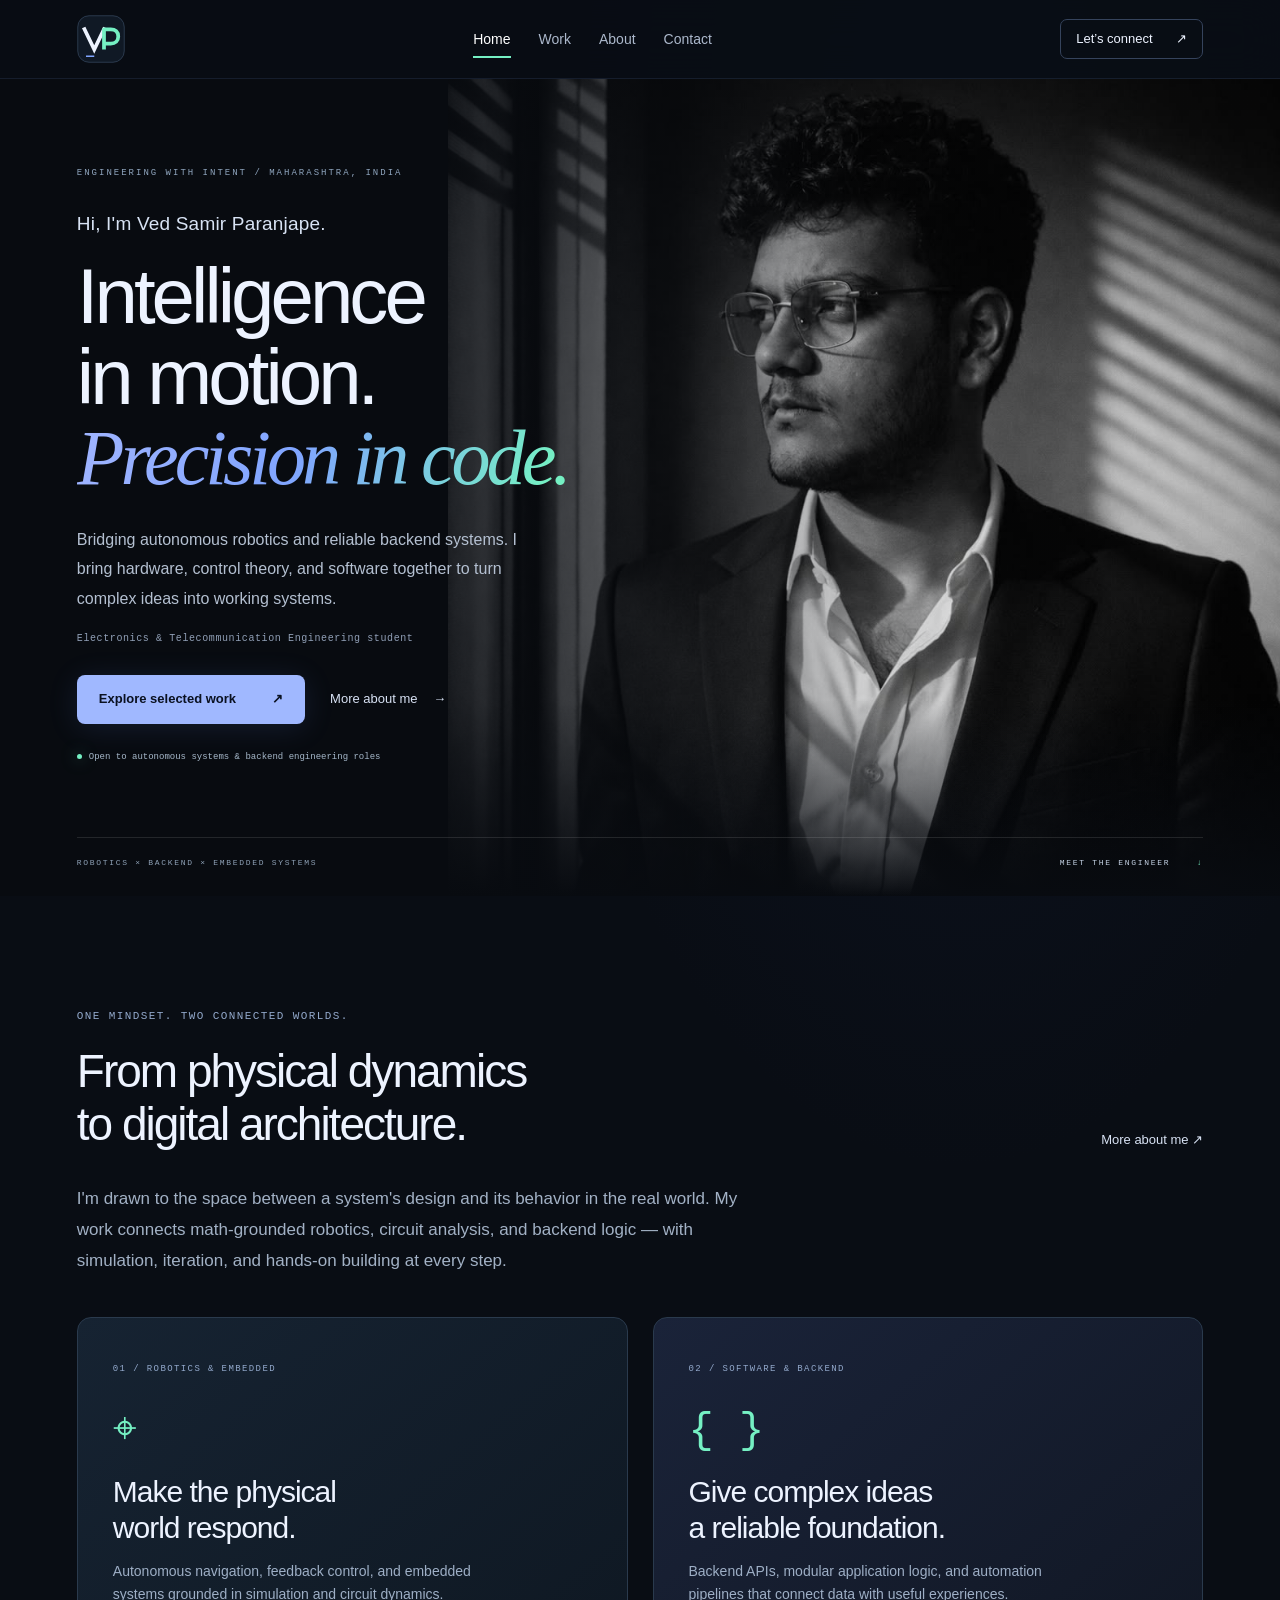
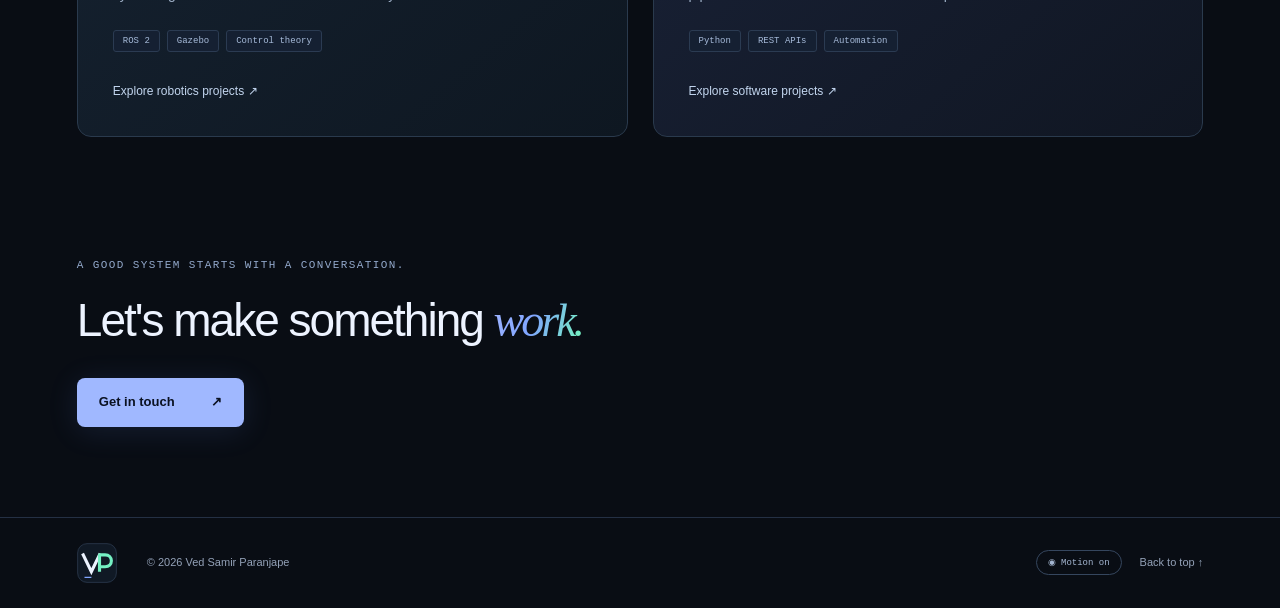
<file: index.html>
<!doctype html><html lang="en"><head>
  <meta charset="utf-8"><meta name="viewport" content="width=device-width, initial-scale=1">
  <meta name="description" content="Ved Paranjape — Electronics & Telecommunication Engineering student building backend systems, autonomous robots, and electronic circuits.">
  <meta name="theme-color" content="#090d14"><title>Robotics, backend & the engineer behind them | Ved Samir Paranjape</title>
  <link rel="icon" type="image/svg+xml" href="assets/vp-monogram.svg">
  <link rel="stylesheet" href="styles.css"><link rel="stylesheet" href="dark.css"><link rel="stylesheet" href="pages.css"><script src="script.js" defer></script>
</head><body class="page-index"><a class="skip" href="#main">Skip to content</a><header class="header"><a class="brand" href="index.html" aria-label="Ved Paranjape home"><img src="assets/vp-monogram.svg" width="48" height="48" alt="VP monogram"></a><nav aria-label="Main navigation"><a href="index.html" class="current" aria-current="page">Home</a><a href="work.html">Work</a><a href="about.html">About</a><a href="contact.html">Contact</a></nav><a class="resume-link" href="contact.html">Let’s connect <span aria-hidden="true">↗</span></a></header><main id="main"><section class="portrait-hero" aria-labelledby="hero-title">
<div class="portrait-photo" role="img" aria-label="Black and white portrait of Ved Samir Paranjape beside a window"></div><div class="portrait-shade"></div>
<div class="portrait-copy wrap"><p class="eyebrow intro-label">ENGINEERING WITH INTENT / MAHARASHTRA, INDIA</p><p class="person-name">Hi, I'm Ved Samir Paranjape.</p><h1 id="hero-title">Intelligence<br>in motion.<br><em>Precision in code.</em></h1><p class="portrait-bio">Bridging autonomous robotics and reliable backend systems. I bring hardware, control theory, and software together to turn complex ideas into working systems.</p><p class="hero-qualification">Electronics & Telecommunication Engineering student</p><div class="hero-actions"><a class="button primary" href="work.html">Explore selected work <span>↗</span></a><a class="text-link" href="about.html">More about me <span>→</span></a></div><p class="availability"><span class="status-dot"></span>Open to autonomous systems & backend engineering roles</p></div>
<div class="portrait-bottom"><span>ROBOTICS × BACKEND × EMBEDDED SYSTEMS</span><a href="#approach">MEET THE ENGINEER <span>↓</span></a></div></section>
<section class="wrap section home-approach" id="approach"><div class="section-heading"><div><p class="eyebrow">ONE MINDSET. TWO CONNECTED WORLDS.</p><h2>From physical dynamics<br>to digital architecture.</h2></div><a class="text-link" href="about.html">More about me ↗</a></div><p class="approach-intro">I'm drawn to the space between a system's design and its behavior in the real world. My work connects math-grounded robotics, circuit analysis, and backend logic — with simulation, iteration, and hands-on building at every step.</p><div class="domain-grid"><a class="domain-card" href="work.html?filter=robotics"><span class="eyebrow">01 / ROBOTICS & EMBEDDED</span><span class="domain-symbol" aria-hidden="true">⌖</span><h3>Make the physical<br>world respond.</h3><p>Autonomous navigation, feedback control, and embedded systems grounded in simulation and circuit dynamics.</p><div class="tags"><span>ROS 2</span><span>Gazebo</span><span>Control theory</span></div><span class="domain-link">Explore robotics projects ↗</span></a><a class="domain-card" href="work.html?filter=software"><span class="eyebrow">02 / SOFTWARE & BACKEND</span><span class="domain-symbol" aria-hidden="true">{ }</span><h3>Give complex ideas<br>a reliable foundation.</h3><p>Backend APIs, modular application logic, and automation pipelines that connect data with useful experiences.</p><div class="tags"><span>Python</span><span>REST APIs</span><span>Automation</span></div><span class="domain-link">Explore software projects ↗</span></a></div></section>
<section class="wrap home-invitation"><p class="eyebrow">A GOOD SYSTEM STARTS WITH A CONVERSATION.</p><h2>Let's make something <em>work.</em></h2><a class="button primary" href="contact.html">Get in touch <span>↗</span></a></section></main><footer class="wrap"><a class="brand" href="index.html" aria-label="Home"><img src="assets/vp-monogram.svg" width="48" height="48" alt="VP monogram"></a><p>© <span id="year">2026</span> Ved Samir Paranjape</p><a href="#main">Back to top ↑</a></footer></body></html>
</file>
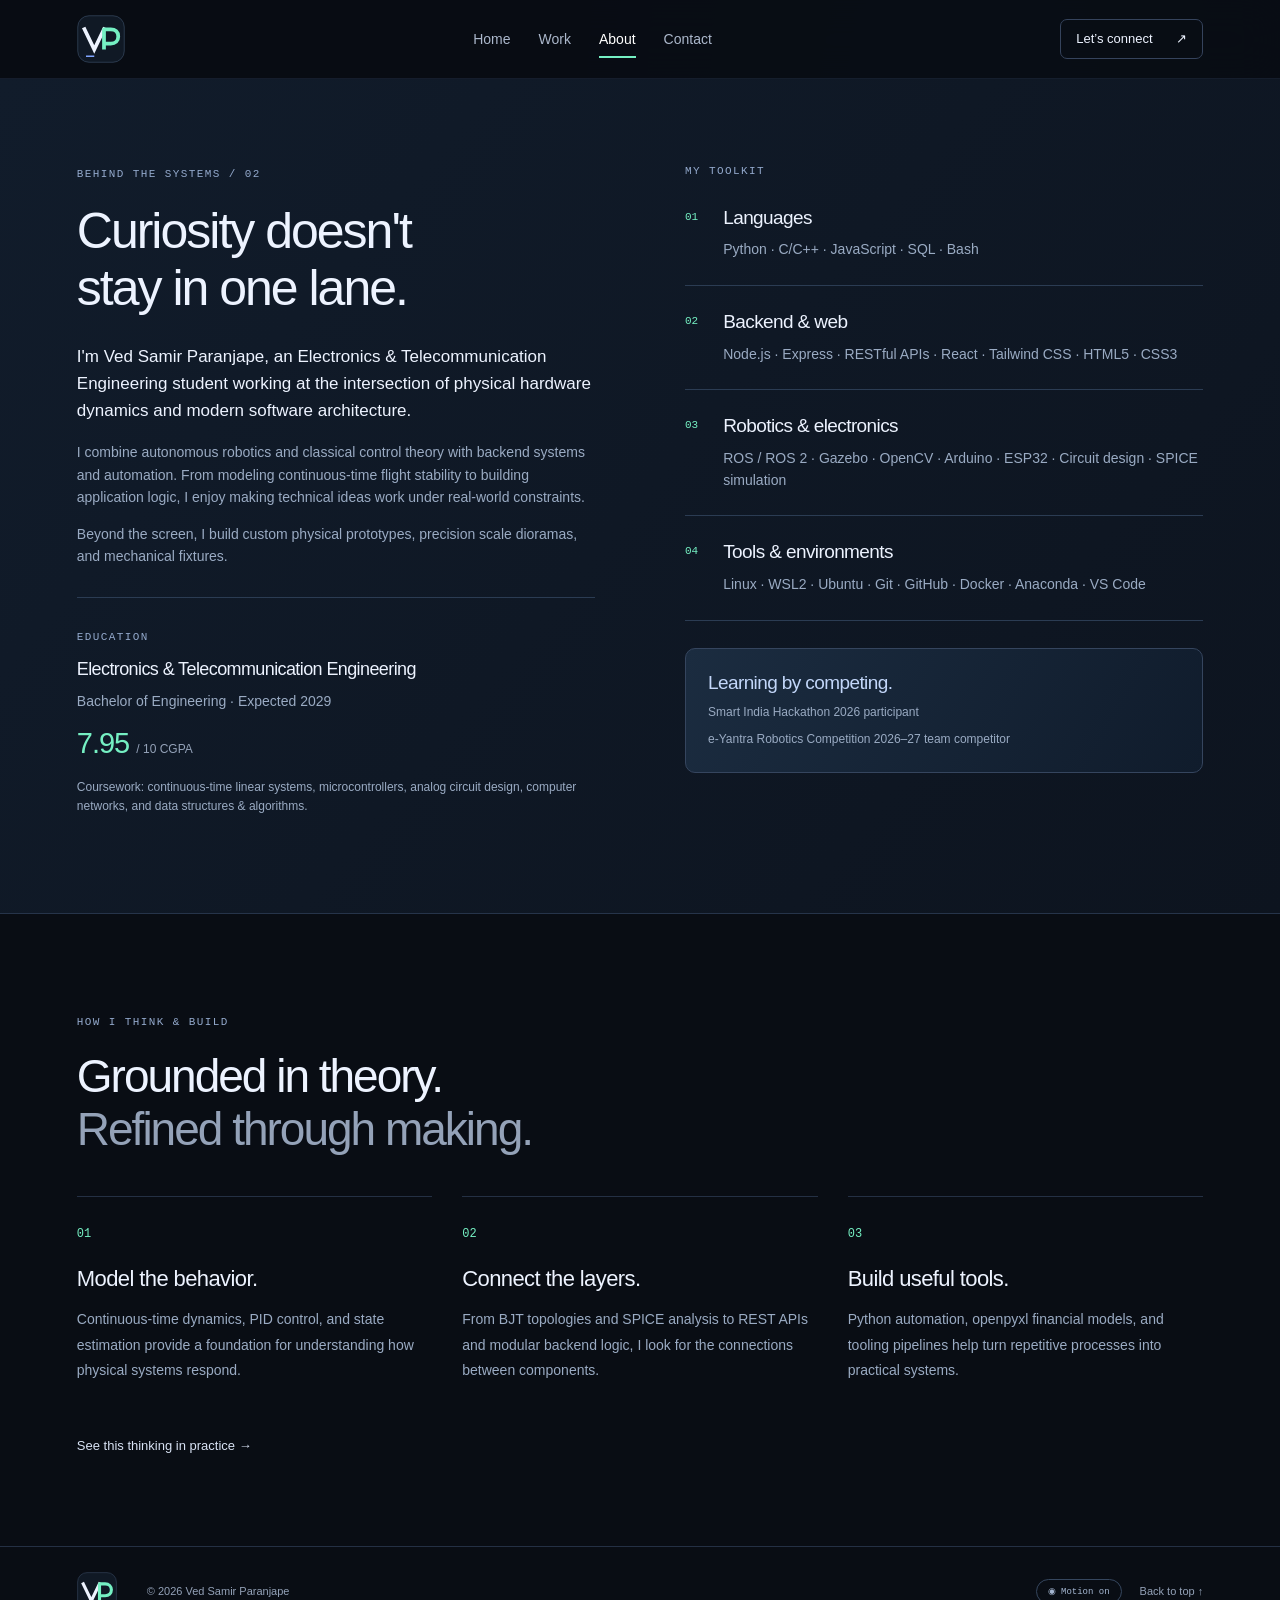
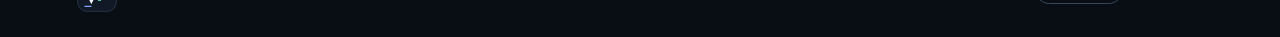
<file: about.html>
<!doctype html><html lang="en"><head>
  <meta charset="utf-8"><meta name="viewport" content="width=device-width, initial-scale=1">
  <meta name="description" content="Ved Paranjape — Electronics & Telecommunication Engineering student building backend systems, autonomous robots, and electronic circuits.">
  <meta name="theme-color" content="#090d14"><title>About me | Ved Samir Paranjape</title>
  <link rel="icon" type="image/svg+xml" href="assets/vp-monogram.svg">
  <link rel="stylesheet" href="styles.css"><link rel="stylesheet" href="dark.css"><link rel="stylesheet" href="pages.css"><script src="script.js" defer></script>
</head><body class="page-about"><a class="skip" href="#main">Skip to content</a><header class="header"><a class="brand" href="index.html" aria-label="Ved Paranjape home"><img src="assets/vp-monogram.svg" width="48" height="48" alt="VP monogram"></a><nav aria-label="Main navigation"><a href="index.html">Home</a><a href="work.html">Work</a><a href="about.html" class="current" aria-current="page">About</a><a href="contact.html">Contact</a></nav><a class="resume-link" href="contact.html">Let’s connect <span aria-hidden="true">↗</span></a></header><main id="main"><section class="about section" id="about"><div class="wrap about-grid"><div><p class="eyebrow">BEHIND THE SYSTEMS / 02</p><h2>Curiosity doesn't<br>stay in one lane.</h2><p class="about-intro">I'm Ved Samir Paranjape, an Electronics & Telecommunication Engineering student working at the intersection of physical hardware dynamics and modern software architecture.</p><p>I combine autonomous robotics and classical control theory with backend systems and automation. From modeling continuous-time flight stability to building application logic, I enjoy making technical ideas work under real-world constraints.</p><p>Beyond the screen, I build custom physical prototypes, precision scale dioramas, and mechanical fixtures.</p><div class="education"><span class="eyebrow">EDUCATION</span><h3>Electronics & Telecommunication Engineering</h3><p>Bachelor of Engineering · Expected 2029</p><strong>7.95 <span>/ 10 CGPA</span></strong><p class="coursework">Coursework: continuous-time linear systems, microcontrollers, analog circuit design, computer networks, and data structures & algorithms.</p></div></div><div class="skills"><p class="eyebrow">MY TOOLKIT</p><div><span>01</span><section><h3>Languages</h3><p>Python · C/C++ · JavaScript · SQL · Bash</p></section></div><div><span>02</span><section><h3>Backend & web</h3><p>Node.js · Express · RESTful APIs · React · Tailwind CSS · HTML5 · CSS3</p></section></div><div><span>03</span><section><h3>Robotics & electronics</h3><p>ROS / ROS 2 · Gazebo · OpenCV · Arduino · ESP32 · Circuit design · SPICE simulation</p></section></div><div><span>04</span><section><h3>Tools & environments</h3><p>Linux · WSL2 · Ubuntu · Git · GitHub · Docker · Anaconda · VS Code</p></section></div><div class="participation"><h3>Learning by competing.</h3><p>Smart India Hackathon 2026 participant</p><p>e-Yantra Robotics Competition 2026–27 team competitor</p></div></div></div></section>
<section class="wrap section engineering-focus"><p class="eyebrow">HOW I THINK & BUILD</p><h2>Grounded in theory.<br><span class="muted">Refined through making.</span></h2><div class="principle-grid"><article><span>01</span><h3>Model the behavior.</h3><p>Continuous-time dynamics, PID control, and state estimation provide a foundation for understanding how physical systems respond.</p></article><article><span>02</span><h3>Connect the layers.</h3><p>From BJT topologies and SPICE analysis to REST APIs and modular backend logic, I look for the connections between components.</p></article><article><span>03</span><h3>Build useful tools.</h3><p>Python automation, openpyxl financial models, and tooling pipelines help turn repetitive processes into practical systems.</p></article></div><a class="text-link" href="work.html">See this thinking in practice →</a></section></main><footer class="wrap"><a class="brand" href="index.html" aria-label="Home"><img src="assets/vp-monogram.svg" width="48" height="48" alt="VP monogram"></a><p>© <span id="year">2026</span> Ved Samir Paranjape</p><a href="#main">Back to top ↑</a></footer></body></html>
</file>
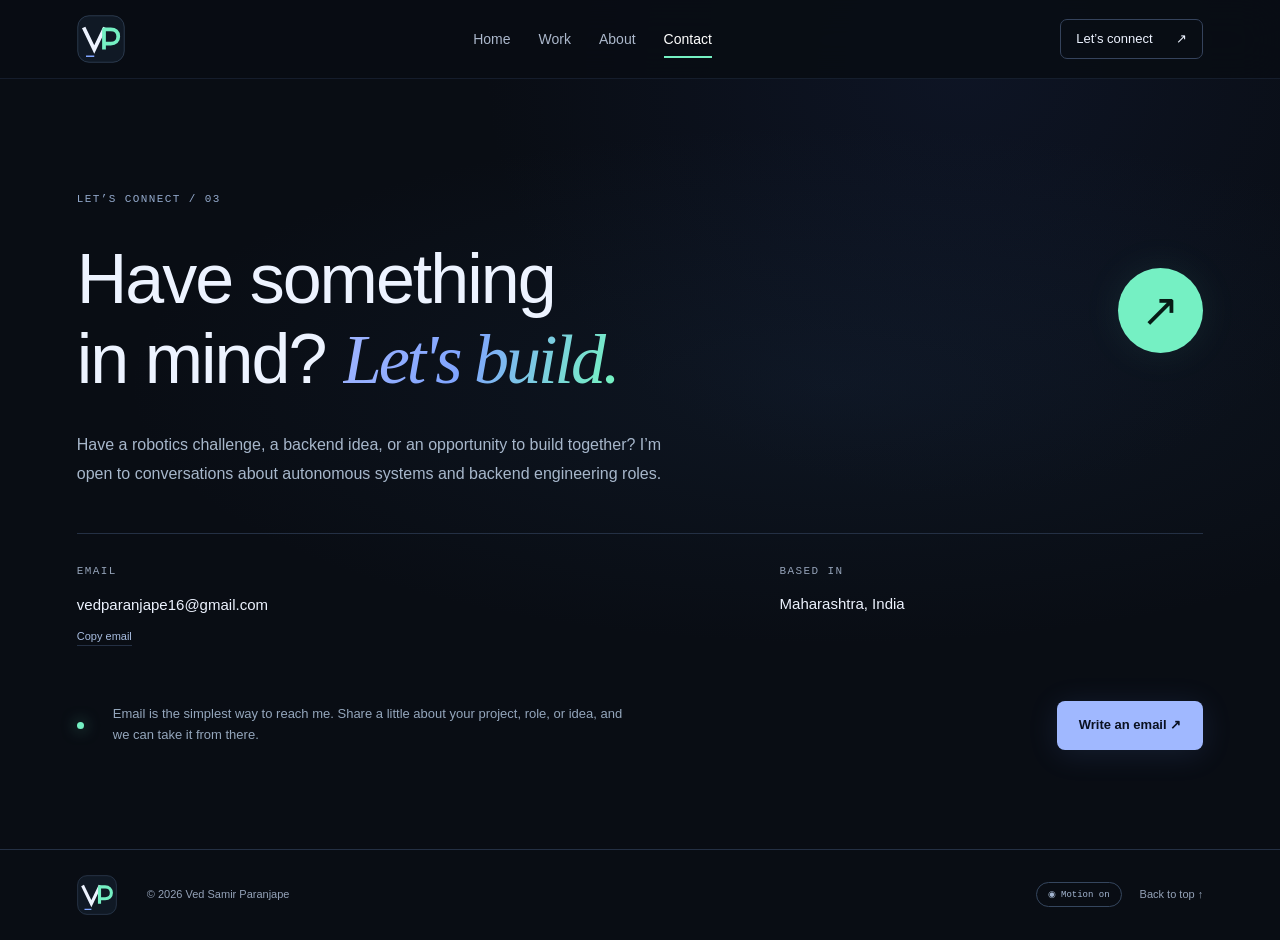
<file: contact.html>
<!doctype html><html lang="en"><head>
  <meta charset="utf-8"><meta name="viewport" content="width=device-width, initial-scale=1">
  <meta name="description" content="Ved Paranjape — Electronics & Telecommunication Engineering student building backend systems, autonomous robots, and electronic circuits.">
  <meta name="theme-color" content="#090d14"><title>Let’s connect | Ved Samir Paranjape</title>
  <link rel="icon" type="image/svg+xml" href="assets/vp-monogram.svg">
  <link rel="stylesheet" href="styles.css"><link rel="stylesheet" href="dark.css"><link rel="stylesheet" href="pages.css"><script src="script.js" defer></script>
</head><body class="page-contact"><a class="skip" href="#main">Skip to content</a><header class="header"><a class="brand" href="index.html" aria-label="Ved Paranjape home"><img src="assets/vp-monogram.svg" width="48" height="48" alt="VP monogram"></a><nav aria-label="Main navigation"><a href="index.html">Home</a><a href="work.html">Work</a><a href="about.html">About</a><a href="contact.html" class="current" aria-current="page">Contact</a></nav><a class="resume-link" href="contact.html">Let’s connect <span aria-hidden="true">↗</span></a></header><main id="main"><section class="contact wrap section" id="contact"><p class="eyebrow">LET’S CONNECT / 03</p><div class="contact-heading"><h2>Have something<br>in mind? <em>Let's build.</em></h2><a class="contact-arrow" href="mailto:vedparanjape16@gmail.com" aria-label="Email Ved">↗</a></div><p class="contact-lead">Have a robotics challenge, a backend idea, or an opportunity to build together? I’m open to conversations about autonomous systems and backend engineering roles.</p><div class="contact-details"><div><span class="eyebrow">EMAIL</span><a href="mailto:vedparanjape16@gmail.com">vedparanjape16@gmail.com</a><button class="copy-email" type="button">Copy email</button><span id="copy-status" role="status"></span></div><div><span class="eyebrow">BASED IN</span><p>Maharashtra, India</p></div></div></section>
<section class="wrap contact-note"><span class="status-dot"></span><p>Email is the simplest way to reach me. Share a little about your project, role, or idea, and we can take it from there.</p><a class="button primary" href="mailto:vedparanjape16@gmail.com">Write an email ↗</a></section></main><footer class="wrap"><a class="brand" href="index.html" aria-label="Home"><img src="assets/vp-monogram.svg" width="48" height="48" alt="VP monogram"></a><p>© <span id="year">2026</span> Ved Samir Paranjape</p><a href="#main">Back to top ↑</a></footer></body></html>
</file>
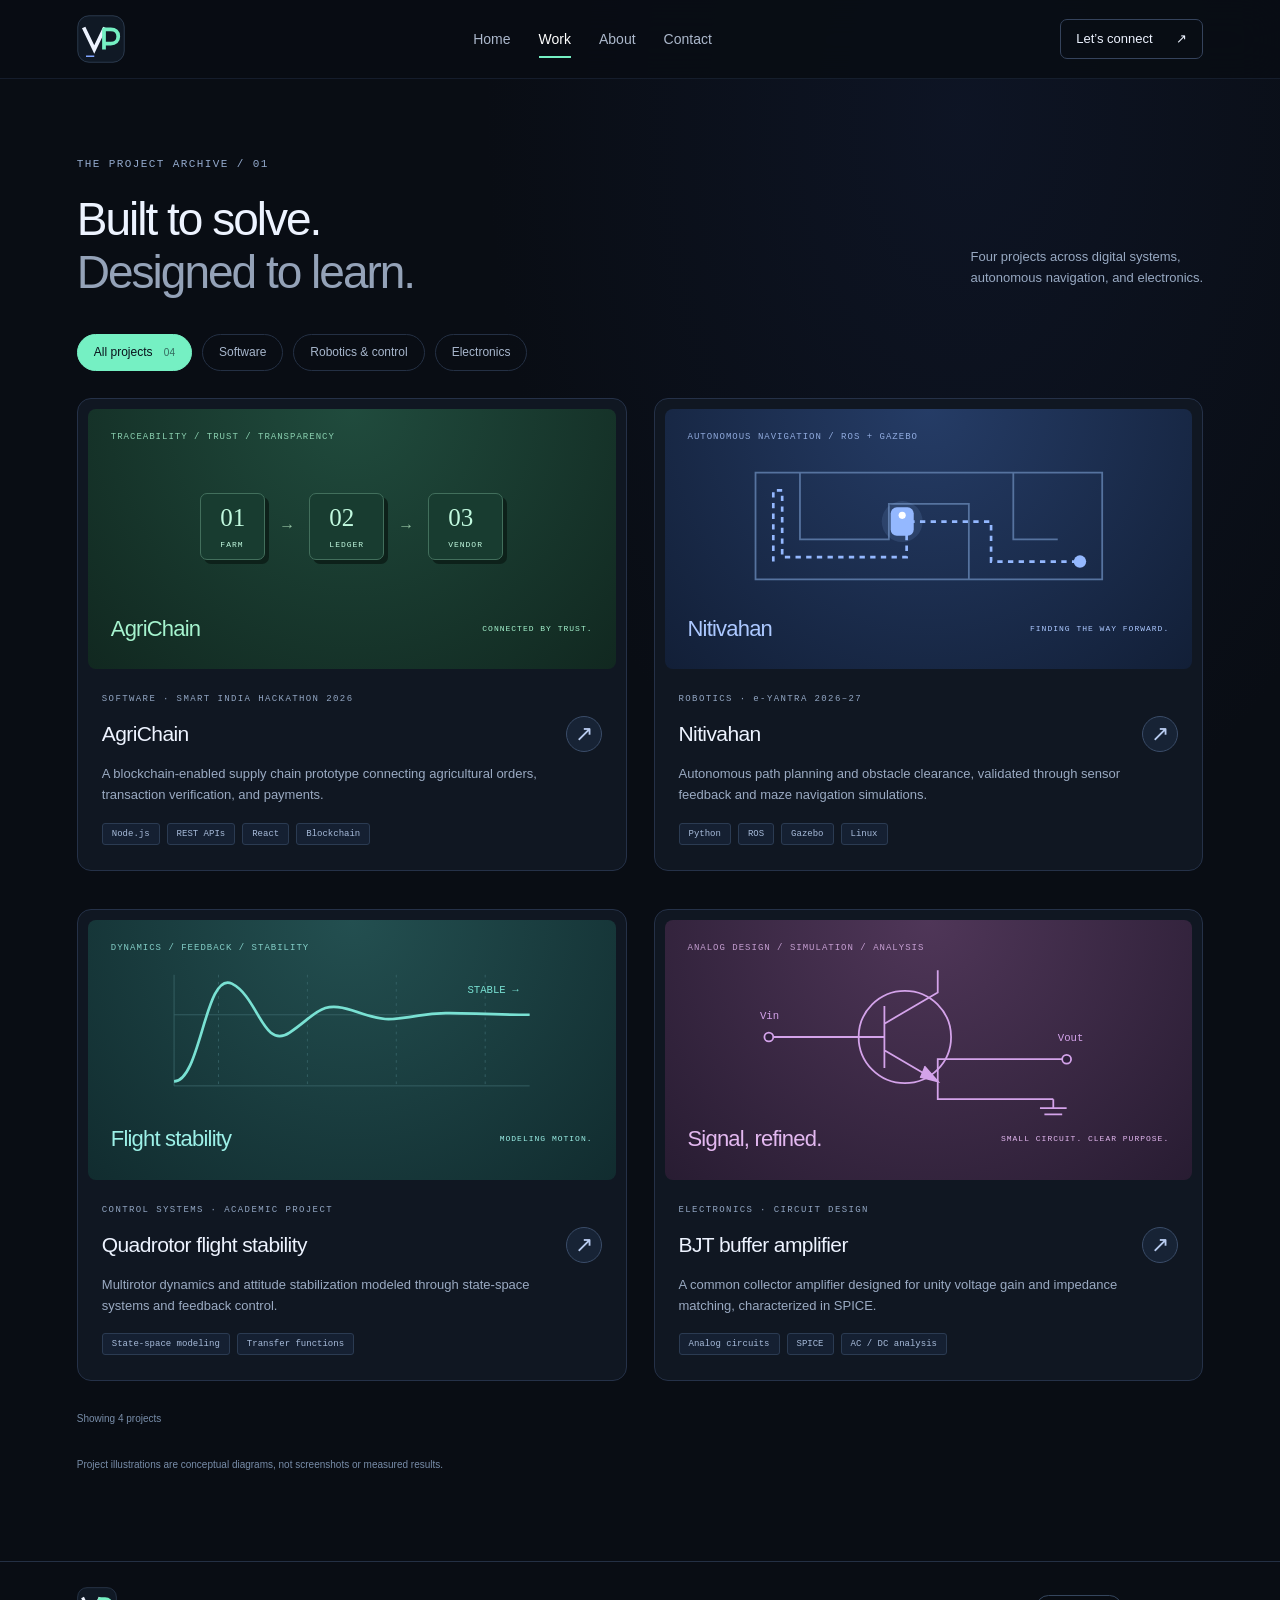
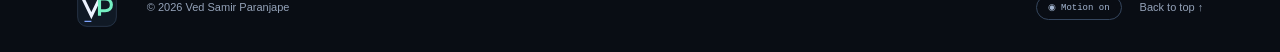
<file: work.html>
<!doctype html><html lang="en"><head>
  <meta charset="utf-8"><meta name="viewport" content="width=device-width, initial-scale=1">
  <meta name="description" content="Ved Paranjape — Electronics & Telecommunication Engineering student building backend systems, autonomous robots, and electronic circuits.">
  <meta name="theme-color" content="#090d14"><title>Selected work | Ved Samir Paranjape</title>
  <link rel="icon" type="image/svg+xml" href="assets/vp-monogram.svg">
  <link rel="stylesheet" href="styles.css"><link rel="stylesheet" href="dark.css"><link rel="stylesheet" href="pages.css"><script src="script.js" defer></script>
</head><body class="page-work"><a class="skip" href="#main">Skip to content</a><header class="header"><a class="brand" href="index.html" aria-label="Ved Paranjape home"><img src="assets/vp-monogram.svg" width="48" height="48" alt="VP monogram"></a><nav aria-label="Main navigation"><a href="index.html">Home</a><a href="work.html" class="current" aria-current="page">Work</a><a href="about.html">About</a><a href="contact.html">Contact</a></nav><a class="resume-link" href="contact.html">Let’s connect <span aria-hidden="true">↗</span></a></header><main id="main"><section class="work wrap section" id="work"><div class="section-heading"><div><p class="eyebrow">THE PROJECT ARCHIVE / 01</p><h2>Built to solve.<br><span class="muted">Designed to learn.</span></h2></div><p>Four projects across digital systems,<br>autonomous navigation, and electronics.</p></div><div class="filters" role="group" aria-label="Filter projects"><button class="active" data-filter="all" aria-pressed="true">All projects <span>04</span></button><button data-filter="software" aria-pressed="false">Software</button><button data-filter="robotics" aria-pressed="false">Robotics & control</button><button data-filter="electronics" aria-pressed="false">Electronics</button></div>
<div class="project-grid">
<article class="project" data-category="software"><div class="project-art chain-art" aria-hidden="true"><div class="art-label">TRACEABILITY / TRUST / TRANSPARENCY</div><div class="chain"><span>01<small>FARM</small></span><i>→</i><span>02<small>LEDGER</small></span><i>→</i><span>03<small>VENDOR</small></span></div><div class="art-caption">AgriChain<span>CONNECTED BY TRUST.</span></div></div><div class="project-content"><p class="eyebrow">SOFTWARE · SMART INDIA HACKATHON 2026</p><h3>AgriChain <button data-project="agrichain" aria-label="View AgriChain project details">↗</button></h3><p>A blockchain-enabled supply chain prototype connecting agricultural orders, transaction verification, and payments.</p><div class="tags"><span>Node.js</span><span>REST APIs</span><span>React</span><span>Blockchain</span></div></div></article>
<article class="project" data-category="robotics"><div class="project-art robot-art" aria-hidden="true"><div class="art-label">AUTONOMOUS NAVIGATION / ROS + GAZEBO</div><svg viewBox="0 0 500 180"><g fill="none" stroke="#c4ceda" stroke-width="2"><path d="M55 30H445V150H55ZM105 30V105H205V65H295V150M345 30V105H395"/></g><path d="M75 130V50H85V125H225V85H320V130H420" fill="none" stroke="#2d4ded" stroke-width="3" stroke-dasharray="6 6"/><circle cx="420" cy="130" r="7" fill="#2d4ded"/><g transform="translate(220 85)"><circle r="23" fill="#2d4ded" fill-opacity=".12"/><rect x="-13" y="-16" width="26" height="32" rx="7" fill="#2d4ded"/><circle cy="-7" r="4" fill="white"/></g></svg><div class="art-caption">Nitivahan<span>FINDING THE WAY FORWARD.</span></div></div><div class="project-content"><p class="eyebrow">ROBOTICS · e-YANTRA 2026–27</p><h3>Nitivahan <button data-project="nitivahan" aria-label="View Nitivahan project details">↗</button></h3><p>Autonomous path planning and obstacle clearance, validated through sensor feedback and maze navigation simulations.</p><div class="tags"><span>Python</span><span>ROS</span><span>Gazebo</span><span>Linux</span></div></div></article>
<article class="project" data-category="robotics"><div class="project-art control-art" aria-hidden="true"><div class="art-label">DYNAMICS / FEEDBACK / STABILITY</div><svg viewBox="0 0 500 180"><g stroke="#c5cdc5" fill="none"><path d="M50 20V145H450M50 65H450"/><path d="M100 20V145M200 20V145M300 20V145M400 20V145" stroke-dasharray="3 5"/></g><path d="M50 140C80 140 85 15 115 30S150 105 180 85S215 48 250 60S290 72 325 66S380 65 450 65" fill="none" stroke="#39684a" stroke-width="3"/><text x="380" y="40" fill="#39684a" font-size="12" font-family="monospace">STABLE →</text></svg><div class="art-caption">Flight stability<span>MODELING MOTION.</span></div></div><div class="project-content"><p class="eyebrow">CONTROL SYSTEMS · ACADEMIC PROJECT</p><h3>Quadrotor flight stability <button data-project="quadrotor" aria-label="View quadrotor project details">↗</button></h3><p>Multirotor dynamics and attitude stabilization modeled through state-space systems and feedback control.</p><div class="tags"><span>State-space modeling</span><span>Transfer functions</span></div></div></article>
<article class="project" data-category="electronics"><div class="project-art circuit-art" aria-hidden="true"><div class="art-label">ANALOG DESIGN / SIMULATION / ANALYSIS</div><svg viewBox="0 0 500 180" fill="none" stroke="#765b3e" stroke-width="2"><path d="M70 90H200M200 55V125M200 75L260 40V15M200 105L260 140V160H390M260 140V115H405M390 160V170M375 170H405M380 177H400"/><circle cx="223" cy="90" r="52"/><path d="M245 123L260 140L240 135" fill="#765b3e"/><circle cx="70" cy="90" r="5" fill="#efe4d4"/><circle cx="405" cy="115" r="5" fill="#efe4d4"/><text x="60" y="70" stroke="none" fill="#765b3e" font-size="12" font-family="monospace">Vin</text><text x="395" y="95" stroke="none" fill="#765b3e" font-size="12" font-family="monospace">Vout</text></svg><div class="art-caption">Signal, refined.<span>SMALL CIRCUIT. CLEAR PURPOSE.</span></div></div><div class="project-content"><p class="eyebrow">ELECTRONICS · CIRCUIT DESIGN</p><h3>BJT buffer amplifier <button data-project="bjt" aria-label="View amplifier project details">↗</button></h3><p>A common collector amplifier designed for unity voltage gain and impedance matching, characterized in SPICE.</p><div class="tags"><span>Analog circuits</span><span>SPICE</span><span>AC / DC analysis</span></div></div></article>
</div><p id="filter-status" role="status" class="project-note"></p><p class="project-note">Project illustrations are conceptual diagrams, not screenshots or measured results.</p></section>
</main><footer class="wrap"><a class="brand" href="index.html" aria-label="Home"><img src="assets/vp-monogram.svg" width="48" height="48" alt="VP monogram"></a><p>© <span id="year">2026</span> Ved Samir Paranjape</p><a href="#main">Back to top ↑</a></footer><dialog id="project-dialog" aria-labelledby="dialog-title"><button class="dialog-close" aria-label="Close project details">×</button><p class="eyebrow" id="dialog-category"></p><h2 id="dialog-title"></h2><p id="dialog-intro"></p><h3>What I worked on</h3><ul id="dialog-points"></ul><div class="tags" id="dialog-tags"></div></dialog></body></html>
</file>
<file: styles.css>
:root{--paper:#f4f3ed;--ink:#202722;--muted:#69716a;--line:#d5d9d0;--blue:#2d4ded}*{box-sizing:border-box}html{scroll-behavior:smooth;scroll-padding-top:90px}body{margin:0;background:var(--paper);color:var(--ink);font-family:Arial,Helvetica,sans-serif;font-size:16px;line-height:1.6}a{color:inherit;text-decoration:none}button{font:inherit;cursor:pointer}button,a{-webkit-tap-highlight-color:transparent}a:focus-visible,button:focus-visible{outline:3px solid var(--blue);outline-offset:5px}.wrap{max-width:1320px;margin:auto;padding-left:6%;padding-right:6%}.header{display:flex;align-items:center;justify-content:space-between;border-bottom:1px solid var(--line);padding:19px 6%;max-width:1600px;margin:auto;gap:20px}.brand{font-size:33px;font-weight:800;letter-spacing:-4px;line-height:1}.brand span{color:var(--blue)}nav{display:flex;gap:34px;font-size:14px}nav a:hover,.text-link:hover{color:var(--blue)}.resume-link{font-size:13px;border-bottom:1px solid var(--ink);padding:7px 0}.resume-link span{margin-left:20px}.hero{display:grid;grid-template-columns:1.2fr 1fr;gap:35px;align-items:center;padding-top:76px;padding-bottom:65px}.eyebrow{font-family:Consolas,'Courier New',monospace;font-size:11px;letter-spacing:1.4px;font-weight:500;line-height:1.8}.hero .eyebrow{letter-spacing:1px}.status-dot{display:inline-block;width:7px;height:7px;background:var(--blue);border-radius:50%;margin-right:9px}.muted{color:var(--muted)}h1{font-size:clamp(49px,5.8vw,82px);font-weight:500;line-height:1.02;letter-spacing:-4.5px;margin:27px 0}h1 em,h2 em{font-family:Georgia,'Times New Roman',serif;font-weight:400;color:var(--blue);letter-spacing:-3px}.intro{max-width:440px;color:#5c655f;font-size:16px;line-height:1.8}.hero-actions{display:flex;align-items:center;gap:27px;margin:31px 0 45px}.button{display:inline-flex;gap:36px;align-items:center;padding:14px 22px;font-size:13px;border-radius:4px}.primary{background:var(--blue);color:white}.primary:hover{background:#203ac2}.text-link{font-size:13px}.text-link span{margin-left:12px}.hero-location{font-family:Consolas,monospace;font-size:10px;color:var(--muted)}.hero-location>span:first-child{color:var(--blue);font-size:17px;margin-right:5px}.divider{margin:0 10px;color:#b6bdb4}.engineering-art{border:1px solid #cbd2c9;border-radius:3px;transform:rotate(2deg);background:#eef0e9;margin-top:14px}.engineering-art svg{display:block;width:100%}.art-top,.art-bottom{display:flex;justify-content:space-between;font:9px Consolas,monospace;letter-spacing:1px;padding:17px;border-bottom:1px solid var(--line)}.art-bottom{border-top:1px solid var(--line);border-bottom:0;font-size:8px}.art-bottom i{display:inline-block;width:5px;height:5px;background:var(--blue);margin-right:6px}.focus-strip{border-top:1px solid var(--line);border-bottom:1px solid var(--line)}.focus-strip>div{display:flex;justify-content:space-between;align-items:center;gap:15px;padding-top:21px;padding-bottom:21px;font:10px Consolas,monospace;letter-spacing:1.2px}.focus-strip b{font-size:20px;color:var(--blue);font-weight:400}.section{padding-top:88px;padding-bottom:88px}.section-heading{display:flex;justify-content:space-between;align-items:flex-end;gap:25px}.section-heading>p{font-size:13px;color:var(--muted);margin-bottom:10px}h2{font-size:46px;line-height:1.15;letter-spacing:-2px;font-weight:500;margin:18px 0 0}.filters{display:flex;gap:10px;margin:35px 0 27px;flex-wrap:wrap}.filters button{border:1px solid var(--line);background:transparent;border-radius:30px;padding:8px 16px;font-size:12px}.filters button.active{background:var(--ink);color:var(--paper);border-color:var(--ink)}.filters span{font-size:10px;opacity:.6;margin-left:8px}.project-grid{display:grid;grid-template-columns:1fr 1fr;gap:38px 27px}.project[hidden]{display:none}.project{min-width:0}.project-art{height:268px;display:flex;flex-direction:column;justify-content:space-between;padding:23px;overflow:hidden;border-radius:5px}.art-label{font:9px Consolas,monospace;letter-spacing:1px}.chain-art{background:#dfe7cf;color:#35462c}.robot-art{background:#e0e6ee;color:#384c68}.control-art{background:#dfe6df;color:#39684a}.circuit-art{background:#efe4d4;color:#765b3e}.project-art svg{width:100%;height:160px}.art-caption{display:flex;justify-content:space-between;align-items:center;font-size:22px;letter-spacing:-.8px}.art-caption span{font:8px Consolas,monospace;letter-spacing:1px}.chain{display:flex;align-items:center;justify-content:center;gap:14px}.chain>span{border:1px solid #8c9d78;background:#eaf0df;padding:10px 19px;font:25px Georgia,serif;border-radius:7px;box-shadow:4px 4px 0 #c7d2b8}.chain small{display:block;font:8px Consolas,monospace;letter-spacing:1px;margin-top:8px}.chain i{font-style:normal;color:#7a8b67}.project-content{padding:20px 0 0}.project-content .eyebrow{font-size:9px;color:var(--muted);margin:0 0 9px}h3{font-size:22px;line-height:1.3;letter-spacing:-.6px;margin:0 0 12px;font-weight:500}.project h3{display:flex;justify-content:space-between;align-items:center;gap:10px}.project h3 button{width:36px;height:36px;flex-shrink:0;border:1px solid var(--line);border-radius:50%;background:transparent;font-size:22px;line-height:1}.project h3 button:hover{background:var(--blue);color:white;border-color:var(--blue)}.project-content>p:not(.eyebrow){font-size:13px;color:var(--muted);margin:0 0 17px;max-width:460px}.tags{display:flex;gap:7px;flex-wrap:wrap}.tags span{font:10px Consolas,monospace;border:1px solid var(--line);padding:5px 9px;border-radius:3px}.project-note{font-size:10px;color:var(--muted);margin:30px 0 0}.about{background:#e9ece4;border-top:1px solid var(--line);border-bottom:1px solid var(--line)}.about-grid{display:grid;grid-template-columns:1fr 1fr;gap:90px}.about h2{font-size:43px;margin-bottom:25px}.about p:not(.eyebrow){font-size:14px;color:#616a62}.about .about-intro{font-size:17px!important;color:var(--ink)!important}.education{border-top:1px solid #cbd2c7;margin-top:30px;padding-top:24px}.education h3{font-size:18px;margin:10px 0 2px}.education p{margin:8px 0}.education strong{font-size:29px;font-weight:500;letter-spacing:-1px}.education strong span{font-size:12px;color:var(--muted);letter-spacing:0}.education .coursework{font-size:12px!important;margin-top:12px}.skills>div:not(.participation){display:flex;gap:25px;border-bottom:1px solid #cbd2c7;padding:24px 0}.skills>div>span{font:11px Consolas,monospace;color:var(--blue);padding-top:5px}.skills h3{font-size:19px;margin:0}.skills p{margin:8px 0 0}.skills .participation{border:1px solid #cbd2c7;padding:22px;margin-top:27px}.participation p{font-size:12px!important}.contact-heading{display:flex;justify-content:space-between;align-items:center}.contact h2{font-size:58px}.contact-arrow{background:var(--blue);color:white;border-radius:50%;height:85px;width:85px;display:grid;place-items:center;font-size:46px}.contact-arrow:hover{transform:rotate(10deg)}.contact-details{display:grid;grid-template-columns:1.6fr 1fr 1fr;gap:25px;border-top:1px solid var(--line);margin-top:45px;padding-top:28px}.contact-details .eyebrow{display:block;color:var(--muted);margin-bottom:10px}.contact-details a,.contact-details p{font-size:15px;margin:0}.copy-email{display:block;background:none;border:0;border-bottom:1px solid var(--line);padding:0;margin-top:10px;font-size:11px;color:var(--muted)}#copy-status{font-size:11px;color:var(--blue)}footer{display:flex;align-items:center;justify-content:space-between;border-top:1px solid var(--line);padding-top:25px;padding-bottom:25px}footer p,footer>a:last-child{font-size:11px;color:var(--muted)}dialog{width:min(600px,90vw);max-height:85vh;overflow:auto;border:1px solid var(--line);border-radius:10px;padding:42px;background:var(--paper);color:var(--ink)}dialog::backdrop{background:#16201999;backdrop-filter:blur(4px)}dialog h2{font-size:34px;margin-bottom:22px}dialog h3{font-size:18px;margin-top:25px}dialog p,dialog li{font-size:14px;color:var(--muted)}dialog li{margin-bottom:12px}dialog ul{padding-left:20px}.dialog-close{position:absolute;right:16px;top:12px;background:none;border:0;font-size:27px}.skip{position:fixed;top:-100px;left:15px;background:var(--blue);color:white;padding:10px;z-index:20}.skip:focus{top:10px}body.modal-open{overflow:hidden}
@media(min-width:1500px){.header{padding-left:calc((100% - 1160px)/2);padding-right:calc((100% - 1160px)/2)}}
@media(max-width:900px){.hero{gap:22px;padding-top:50px}h1{font-size:57px;letter-spacing:-3px}.hero .eyebrow .muted{display:block;margin-left:20px}.hero-location{font-size:9px}.about-grid{gap:40px}.contact h2{font-size:46px}.project-art{height:235px;padding:18px}.art-caption span{display:none}.chain{gap:8px}.chain>span{padding:10px 14px}.focus-strip>div{font-size:8px;letter-spacing:.5px}.contact-details{grid-template-columns:1.6fr 1fr}.contact-details>div:last-child{grid-column:2;grid-row:1}.contact-details>div:nth-child(2){grid-column:1}}
@media(max-width:640px){.header{padding:18px 6%;gap:13px}nav{gap:16px;font-size:12px}.resume-link{font-size:10px}.resume-link span{margin-left:6px}.brand{font-size:30px}.hero{grid-template-columns:1fr;padding-top:36px;padding-bottom:42px;gap:28px}h1{font-size:60px;letter-spacing:-3.5px}.hero .eyebrow .muted{display:inline;margin-left:0;font-size:8px}.hero .eyebrow{font-size:9px}.intro{font-size:15px}.hero-actions{margin:25px 0}.hero-location{font-size:8px}.engineering-art{width:92%;max-width:420px;justify-self:center}.engineering-art svg{max-height:330px}.focus-strip>div{display:grid;grid-template-columns:1fr 1fr;gap:14px;text-align:center;padding-top:20px;padding-bottom:20px}.focus-strip b{display:none}.section{padding-top:55px;padding-bottom:55px}.section-heading{display:block}.section-heading>p{margin-top:20px}h2,.about h2{font-size:37px}.filters{gap:7px}.filters button{padding:7px 11px;font-size:10px}.project-grid,.about-grid{grid-template-columns:1fr}.project-grid{gap:30px}.project-art{height:250px}.art-caption span{display:block;font-size:7px}.about-grid{gap:38px}.contact h2{font-size:39px}.contact h2 em{letter-spacing:-1.5px}.contact-arrow{width:52px;height:52px;font-size:30px;flex-shrink:0}.contact-heading{gap:15px}.contact-details{grid-template-columns:1fr;gap:25px}.contact-details>div:nth-child(2),.contact-details>div:last-child{grid-column:auto;grid-row:auto}.contact-details a{overflow-wrap:anywhere}footer p{font-size:9px}footer>a:last-child{font-size:9px}dialog{padding:30px 24px}dialog h2{font-size:28px}}
.skip:not(:focus){clip-path:inset(50%);width:1px;height:1px;overflow:hidden;white-space:nowrap;padding:0}.skip:focus{clip-path:none;width:auto;height:auto}
@media(prefers-reduced-motion:reduce){html{scroll-behavior:auto}*{transition:none!important}}
</file>
<file: dark.css>
/* Dark engineering studio — self-contained, no external dependencies. */
:root{color-scheme:dark;--paper:#090d14;--ink:#edf3ff;--muted:#94a2b8;--line:#243044;--blue:#80a5ff;--mint:#75f0c3}
body{background:radial-gradient(ellipse at 75% 7%,#1a285046,transparent 35%),var(--paper)}
::selection{background:#80a5ff;color:#090d14}
.header{position:sticky;top:0;z-index:15;max-width:none;background:#090d14df;backdrop-filter:blur(20px);border-color:#25304780}
.header:after{content:'';position:absolute;bottom:-1px;left:0;height:2px;width:var(--scroll,0%);background:linear-gradient(90deg,var(--blue),var(--mint));box-shadow:0 0 12px #80a5ff88}
nav a{position:relative;color:#acb8cc;transition:color .2s}nav a:hover,nav a.current{color:#fff}nav a.current:after{content:'';position:absolute;bottom:-8px;left:0;right:0;height:2px;background:var(--mint)}
.resume-link{border:1px solid #35435c;border-radius:7px;padding:9px 15px;transition:border-color .2s,background .2s}.resume-link:hover{background:#17243a;border-color:var(--blue)}
.brand{letter-spacing:-3px}.brand span{color:var(--mint)}
.hero{padding-top:85px;padding-bottom:80px;position:relative}.hero .eyebrow{color:var(--mint)}.hero .eyebrow .muted{color:#92a2be}.status-dot{background:var(--mint);box-shadow:0 0 15px #75f0c399}
h1{font-weight:600;letter-spacing:-4.5px}h1 em,h2 em{background:linear-gradient(110deg,#9db3ff 5%,#80a5ff 45%,#75f0c3 95%);background-clip:text;-webkit-text-fill-color:transparent}
.intro{color:#a6b2c7}.hero-location{color:#8798b2}.hero-location>span:first-child{color:var(--mint)}
.button{border-radius:8px;font-weight:600;transition:transform .25s,box-shadow .25s}.primary{background:#a0b8ff;color:#0a1121;box-shadow:0 4px 30px #7196ff20}.primary:hover{background:#b7c9ff;transform:translateY(-3px);box-shadow:0 8px 35px #7196ff40}.text-link{color:#d8e2f4}.text-link span{display:inline-block;transition:transform .2s}.text-link:hover span{transform:translateX(5px)}
.engineering-art{position:relative;background:radial-gradient(circle at 50% 40%,#20355299,transparent 64%),#0d1420;border:1px solid #324764;border-radius:18px;transform:perspective(1000px) rotateX(var(--tilt-y,0deg)) rotateY(var(--tilt-x,0deg));box-shadow:0 35px 90px #0005,0 0 70px #526cf00d;overflow:hidden;transition:transform .2s,border-color .3s}.engineering-art:hover{border-color:#80a5ffaa}.engineering-art:before{content:'';position:absolute;inset:0;pointer-events:none;background:radial-gradient(circle at var(--pointer-x,50%) var(--pointer-y,40%),#7da5ff14,transparent 55%)}
.art-top,.art-bottom{position:relative;border-color:#29364c;color:#a5b7d2}.art-top{font-size:8px;padding:20px}.art-top span:last-child{color:var(--mint)}.art-bottom{padding:17px}.art-bottom i{background:var(--mint);box-shadow:0 0 8px #75f0c366}
.engineering-art svg [stroke='#d8dcd9']{stroke:#26374e}.engineering-art svg [stroke='#b9c2c3']{stroke:#344867}.engineering-art svg [stroke='#2d4ded']{stroke:#88abff}.engineering-art svg [fill='#2d4ded']{fill:#88abff}.engineering-art svg [stroke='#e1e6fb']{stroke:#293c5a}.engineering-art svg [fill='#f4f3ed']{fill:#111c30}
.engineering-art svg ellipse{transform-box:fill-box;transform-origin:center;animation:rotor 6s linear infinite}.engineering-art[data-mode='software'] svg ellipse,.engineering-art[data-mode='hardware'] svg ellipse{animation-play-state:paused}.engineering-art[data-mode='hardware'] svg{filter:hue-rotate(300deg)}.engineering-art[data-mode='software'] svg{filter:hue-rotate(35deg)}
.system-controls{position:relative;padding:0 18px 18px}.system-tabs{display:flex;gap:6px;margin-bottom:12px}.system-tabs button{flex:1;border:1px solid #2b3e59;border-radius:6px;background:#101c2e;color:#9db0cb;font:10px Consolas,monospace;padding:9px 5px;transition:background .2s,color .2s}.system-tabs button[aria-pressed='true']{background:#203854;color:var(--mint);border-color:#537593}.system-description{color:#a3b5d0;font:11px/1.7 Consolas,monospace;min-height:38px;margin:0}.system-label{font:8px Consolas,monospace;letter-spacing:1px;color:#7186a6;margin:0 0 10px}
.focus-strip{background:#10172280;border-color:#263144}.focus-strip>div{color:#94a5c0}.focus-strip b{color:var(--mint)}
.eyebrow{color:#93a9cc}.section-heading>p{color:#98a9c2}.filters button{color:#a7b6cc;transition:all .2s}.filters button:hover{border-color:#7086ab;color:#fff}.filters button.active{color:#09111b;background:var(--mint);border-color:var(--mint)}
.project{border:1px solid #253148;background:#101722;border-radius:14px;padding:10px;transition:transform .3s,border-color .3s,box-shadow .3s;position:relative}.project:hover{transform:translateY(-6px);border-color:#526b94;box-shadow:0 16px 45px #0004}.project-art{border-radius:8px;height:260px}.project-content{padding:22px 14px 15px}.project-content .eyebrow{color:#92a6c3}.project-content>p:not(.eyebrow){color:#9aaac2}.project h3{font-size:21px}.project h3 button{color:#b8cbef;border-color:#3a4c68;background:#172335;transition:transform .2s,background .2s}.project h3 button:hover{color:#07121a;background:var(--mint);border-color:var(--mint);transform:rotate(45deg)}.tags span{border-color:#2b3b52;background:#152032;color:#a7bbda;font-size:9px}.project-note{color:#788da9}
.chain-art{background:radial-gradient(ellipse at top,#204b3d,#112820);color:#a5f3ce}.chain>span{border-color:#426f5c;background:#183c30;box-shadow:4px 4px 0 #0d211a;color:#c1f9df}.chain i{color:#8fbd9e}.robot-art{background:radial-gradient(ellipse at top,#253c66,#121f37);color:#acc8ff}.control-art{background:radial-gradient(ellipse at top,#234f50,#112c2f);color:#9cf0e7}.circuit-art{background:radial-gradient(ellipse at top,#4f3658,#281c32);color:#e3b8f0}.project-art .art-label{opacity:.8}.art-caption{font-weight:500}
.robot-art svg [stroke='#c4ceda']{stroke:#56739f}.robot-art svg [stroke='#2d4ded']{stroke:#94b8ff}.robot-art svg [fill='#2d4ded']{fill:#94b8ff}.control-art svg [stroke='#c5cdc5']{stroke:#376367}.control-art svg [stroke='#39684a']{stroke:#79e1d3}.control-art svg [fill='#39684a']{fill:#79e1d3}.circuit-art svg{stroke:#d4a3ea}.circuit-art svg [fill='#765b3e']{fill:#d4a3ea}.circuit-art svg [fill='#efe4d4']{fill:#2e203b}.robot-art svg>path{animation:flow 3s linear infinite}.project:hover .control-art svg>path{stroke-dasharray:650;animation:draw 1.5s ease both}
.about{background:linear-gradient(130deg,#111c2b,#0d141f);border-color:#26344a}.about p:not(.eyebrow){color:#9aabc3}.education,.skills>div:not(.participation){border-color:#2b3c53}.education strong{color:var(--mint)}.skills>div>span{color:var(--mint)}.skills>div:not(.participation){transition:padding .25s,background .25s}.skills>div:not(.participation):hover{padding-left:12px;background:#172438}.skills .participation{border-color:#35455e;background:linear-gradient(120deg,#1b2c40,#101c2c);border-radius:10px}.participation h3{color:#c3d7fa}
.contact{position:relative}.contact:before{content:'';position:absolute;inset:0;pointer-events:none;z-index:-1;background:radial-gradient(ellipse at 65% 50%,#243f642e,transparent 60%)}.contact-arrow{background:var(--mint);color:#071a15;box-shadow:0 0 40px #75f0c315;transition:transform .25s,box-shadow .25s}.contact-arrow:hover{transform:translate(4px,-4px);box-shadow:0 0 50px #75f0c333}.contact-details a:hover{color:var(--mint)}.copy-email{color:#a8bde0}.copy-email:hover{color:var(--mint)}#copy-status{color:var(--mint)}
dialog{background:linear-gradient(145deg,#17263b,#101824);border-color:#476184;box-shadow:0 30px 120px #000a;border-radius:18px}dialog::backdrop{background:#030812c9;backdrop-filter:blur(9px)}dialog p,dialog li{color:#afbed5}dialog h3{color:var(--mint)}.dialog-close{color:#bccce4}dialog[open]{animation:dialog-in .25s ease}
.motion-toggle{background:transparent;border:1px solid #35465e;border-radius:20px;color:#a4b6d1;padding:6px 11px;font:9px Consolas,monospace}.motion-toggle:hover{color:var(--mint);border-color:var(--mint)}footer{gap:18px;flex-wrap:wrap}footer p{margin-right:auto}footer .brand{margin-right:12px}
.reveal-ready{opacity:0;transform:translateY(24px);transition:opacity .65s ease,transform .65s ease}.reveal-ready.is-visible{opacity:1;transform:translateY(0)}.project.reveal-ready.is-visible:hover{transform:translateY(-6px)}
@keyframes rotor{to{rotate:360deg}}@keyframes flow{to{stroke-dashoffset:-48}}@keyframes draw{from{stroke-dashoffset:650}to{stroke-dashoffset:0}}@keyframes dialog-in{from{opacity:0;transform:translateY(15px) scale(.97)}to{opacity:1;transform:none}}
body.motion-off *,body.motion-off *:before,body.motion-off *:after{animation:none!important;transition:none!important;scroll-behavior:auto!important}body.motion-off .reveal-ready{opacity:1;transform:none}
@media(max-width:900px){h1{letter-spacing:-3px}.project h3{font-size:19px}.project-content{padding:18px 8px 12px}.art-caption{font-size:20px}.hero{padding-top:55px}}
@media(max-width:640px){.header{gap:12px;padding:15px 5%}.resume-link{padding:7px 8px;font-size:9px}nav{gap:12px}.hero{padding-top:38px;padding-bottom:45px}h1{font-size:58px;letter-spacing:-3px}.engineering-art{width:100%;border-radius:14px}.project-art{height:245px}.project-content{padding:18px 10px 14px}.project-grid{gap:22px}.project h3{font-size:20px}.art-caption span{font-size:6px}.system-description{min-height:40px}.contact h2{font-size:38px}.section-heading>p{font-size:12px}footer p{margin-right:0}footer{gap:16px}.motion-toggle{font-size:8px;padding:6px 8px}.hero-location{font-size:8px}}
@media(prefers-reduced-motion:reduce){*,*:before,*:after{animation:none!important;transition:none!important}.reveal-ready{opacity:1;transform:none}html{scroll-behavior:auto}}
</file>
<file: pages.css>
/* Shared multi-page layout and portrait-led home page. */
.header{padding-top:20px;padding-bottom:20px}nav{gap:28px}main{min-height:calc(100svh - 180px)}
.portrait-hero{position:relative;min-height:800px;height:calc(100svh - 83px);max-height:1100px;isolation:isolate;overflow:hidden;background:#080b10}
.portrait-photo{position:absolute;z-index:-3;inset:0 0 0 35%;background:url('assets/ved-portrait.jpeg') center 8%/cover no-repeat}
.portrait-shade{position:absolute;inset:0;z-index:-2;background:linear-gradient(90deg,#080b10 2%,#080b10f5 22%,#080b10bf 42%,#080b1020 68%,#080b1000 100%),linear-gradient(0deg,#080b10 0%,transparent 24%)}
.portrait-copy{position:relative;display:flex;flex-direction:column;justify-content:center;align-items:flex-start;height:100%;padding-top:55px;padding-bottom:100px;max-width:1440px;width:100%}
.intro-label{color:#8fa5be;font-size:9px;letter-spacing:2px;margin:0 0 28px}.person-name{font-size:19px;font-weight:400;letter-spacing:.2px;color:#d8e3f4;margin:0 0 17px}
.portrait-copy h1{font-size:clamp(58px,6.1vw,88px);letter-spacing:-4px;line-height:1.03;margin:0 0 26px;font-weight:500}.portrait-copy h1 em{letter-spacing:-4px;font-weight:400}
.portrait-bio{max-width:460px;color:#b4c0d1;font-size:16px;line-height:1.85;margin:0}.hero-qualification{font:10px/1.6 Consolas,monospace;letter-spacing:.6px;color:#91a0b7;margin:18px 0 0}.portrait-copy .hero-actions{margin:28px 0 25px;gap:25px}.availability{font:9px/1.8 Consolas,monospace;color:#a6b8ca;margin:0}.availability .status-dot{width:5px;height:5px;margin-right:7px}
.portrait-bottom{position:absolute;left:6%;right:6%;bottom:26px;display:flex;justify-content:space-between;gap:20px;border-top:1px solid #ffffff1c;padding-top:19px;font:8px/1.6 Consolas,monospace;letter-spacing:1.7px;color:#8fa2b7}.portrait-bottom a{color:#c5d3e5}.portrait-bottom a span{margin-left:20px;color:var(--mint)}
.home-approach{padding-top:100px}.approach-intro{max-width:700px;font-size:17px;color:#a2b1c5;line-height:1.85;margin:32px 0 40px}.domain-grid{display:grid;grid-template-columns:1fr 1fr;gap:25px}.domain-card{display:block;position:relative;border:1px solid #2a3a4d;border-radius:14px;background:linear-gradient(140deg,#162332,#0e1721);padding:35px;transition:transform .25s,border-color .25s}.domain-card:nth-child(2){background:linear-gradient(140deg,#1a2339,#101622)}.domain-card:hover{transform:translateY(-6px);border-color:#769eb2}.domain-card .eyebrow{font-size:9px}.domain-symbol{display:block;color:var(--mint);font:42px/1 Consolas,monospace;margin:32px 0 22px}.domain-card h3{font-size:30px;line-height:1.2;letter-spacing:-1px}.domain-card p{font-size:14px;color:#9eafc6;max-width:380px}.domain-link{display:block;margin-top:30px;color:#c2d5ee;font-size:12px}.domain-card .tags{margin-top:25px}.home-invitation{padding-top:20px;padding-bottom:90px}.home-invitation h2{margin-bottom:30px}
.page-work .work{padding-top:65px}.page-about .about{border-top:0;padding-top:75px}.page-about .about-grid{align-items:start}.page-about .about h2{font-size:50px}.engineering-focus h2{margin-bottom:40px}.principle-grid{display:grid;grid-template-columns:repeat(3,1fr);gap:30px;margin-bottom:35px}.principle-grid article{padding-top:22px;border-top:1px solid var(--line)}.principle-grid article>span{font:12px Consolas,monospace;color:var(--mint)}.principle-grid h3{font-size:22px;margin-top:20px}.principle-grid p{font-size:14px;color:#9aabc3;line-height:1.8}.page-contact .contact{padding-top:100px;padding-bottom:45px}.contact-lead{max-width:600px;color:#a7b7cb;font-size:16px;line-height:1.8;margin:30px 0}.contact-note{display:flex;align-items:center;gap:20px;padding-top:0;padding-bottom:90px}.contact-note p{font-size:13px;color:#94a6bc;max-width:510px;margin-right:auto}.contact-note .button{flex-shrink:0}.page-contact .contact h2{font-size:70px}.page-contact .contact h2 em{letter-spacing:-3px}
@media(min-width:1600px){.portrait-photo{left:40%;background-position:center 8%}.portrait-copy{padding-left:8%}.portrait-shade{background:linear-gradient(90deg,#080b10 14%,#080b10eb 34%,#080b1080 51%,transparent 70%),linear-gradient(0deg,#080b10,transparent 25%)}}
@media(max-width:1000px){.portrait-hero{min-height:780px}.portrait-copy h1{font-size:65px}.portrait-photo{left:28%;background-position:58% 8%}.portrait-shade{background:linear-gradient(90deg,#080b10f5,#080b10c9 35%,#080b1050 65%,#080b1010),linear-gradient(0deg,#080b10,transparent 30%)}.portrait-bio{max-width:390px}.portrait-copy{padding-top:40px}.domain-card{padding:27px}.page-contact .contact h2{font-size:55px}}
@media(max-width:640px){.header{padding:17px 5%;gap:10px}nav{gap:13px;font-size:11px}.resume-link{font-size:0;padding:0;border:0}.resume-link span{font-size:20px;margin:0}.brand{font-size:28px}.portrait-hero{height:auto;min-height:930px;max-height:none;display:flex;align-items:flex-end}.portrait-photo{inset:0 0 auto 0;height:640px;background-position:center 22%;background-size:cover}.portrait-shade{background:linear-gradient(0deg,#080b10 0%,#080b10 20%,#080b10e0 43%,#080b1035 70%,#080b1000 100%)}.portrait-copy{display:block;height:auto;padding-top:345px;padding-bottom:110px}.intro-label{font-size:7px;letter-spacing:1.2px;margin-bottom:14px}.person-name{font-size:15px;margin-bottom:14px}.portrait-copy h1{font-size:53px;line-height:1.02;letter-spacing:-2.5px;margin-bottom:22px}.portrait-copy h1 em{letter-spacing:-2.5px}.portrait-bio{font-size:14px;max-width:380px;line-height:1.8}.hero-qualification{font-size:8px}.portrait-copy .hero-actions{gap:19px;margin:24px 0}.portrait-copy .button{font-size:11px;padding:13px 15px;gap:17px}.portrait-copy .text-link{font-size:11px}.availability{font-size:8px;max-width:310px}.portrait-bottom{bottom:25px;font-size:6px;letter-spacing:.6px;gap:10px}.portrait-bottom a span{margin-left:5px}.domain-grid,.principle-grid{grid-template-columns:1fr}.home-approach{padding-top:55px}.home-approach h2{font-size:34px}.home-approach .section-heading>a{display:inline-block;margin-top:23px}.approach-intro{font-size:15px;margin:25px 0}.domain-card h3{font-size:28px}.home-invitation{padding-bottom:55px}.home-invitation h2{font-size:36px}.page-about .about h2{font-size:39px}.page-about .about,.page-work .work{padding-top:45px}.page-contact .contact{padding-top:55px}.page-contact .contact h2{font-size:42px}.contact-lead{font-size:14px}.contact-note{flex-wrap:wrap;padding-bottom:55px;gap:10px}.contact-note>span{display:none}.contact-note p{max-width:none}.contact-note .button{margin-top:12px}.principle-grid{gap:20px}.engineering-focus h2{font-size:35px}}
@media(max-width:360px){nav{gap:9px}.portrait-copy h1{font-size:46px}.portrait-copy .hero-actions{gap:12px}.portrait-copy .text-link{font-size:10px}}

/* Original VP monogram, shared across every page. */
.brand{display:inline-flex;align-items:center;flex-shrink:0;letter-spacing:0;border-radius:12px}.brand img{display:block;width:48px;height:48px;transition:filter .25s,transform .25s}.brand:hover img{filter:drop-shadow(0 0 9px #75f0c330);transform:translateY(-2px)}footer .brand img{width:40px;height:40px}.header{padding-top:15px;padding-bottom:15px}@media(max-width:640px){.brand img{width:38px;height:38px}.header{padding-top:13px;padding-bottom:13px}footer .brand img{width:34px;height:34px}}

/* Public contact page uses email and location. */
.contact-details{grid-template-columns:1.6fr 1fr}.contact-details>div:last-child{grid-column:auto;grid-row:auto}@media(max-width:640px){.contact-details{grid-template-columns:1fr}}
</file>
